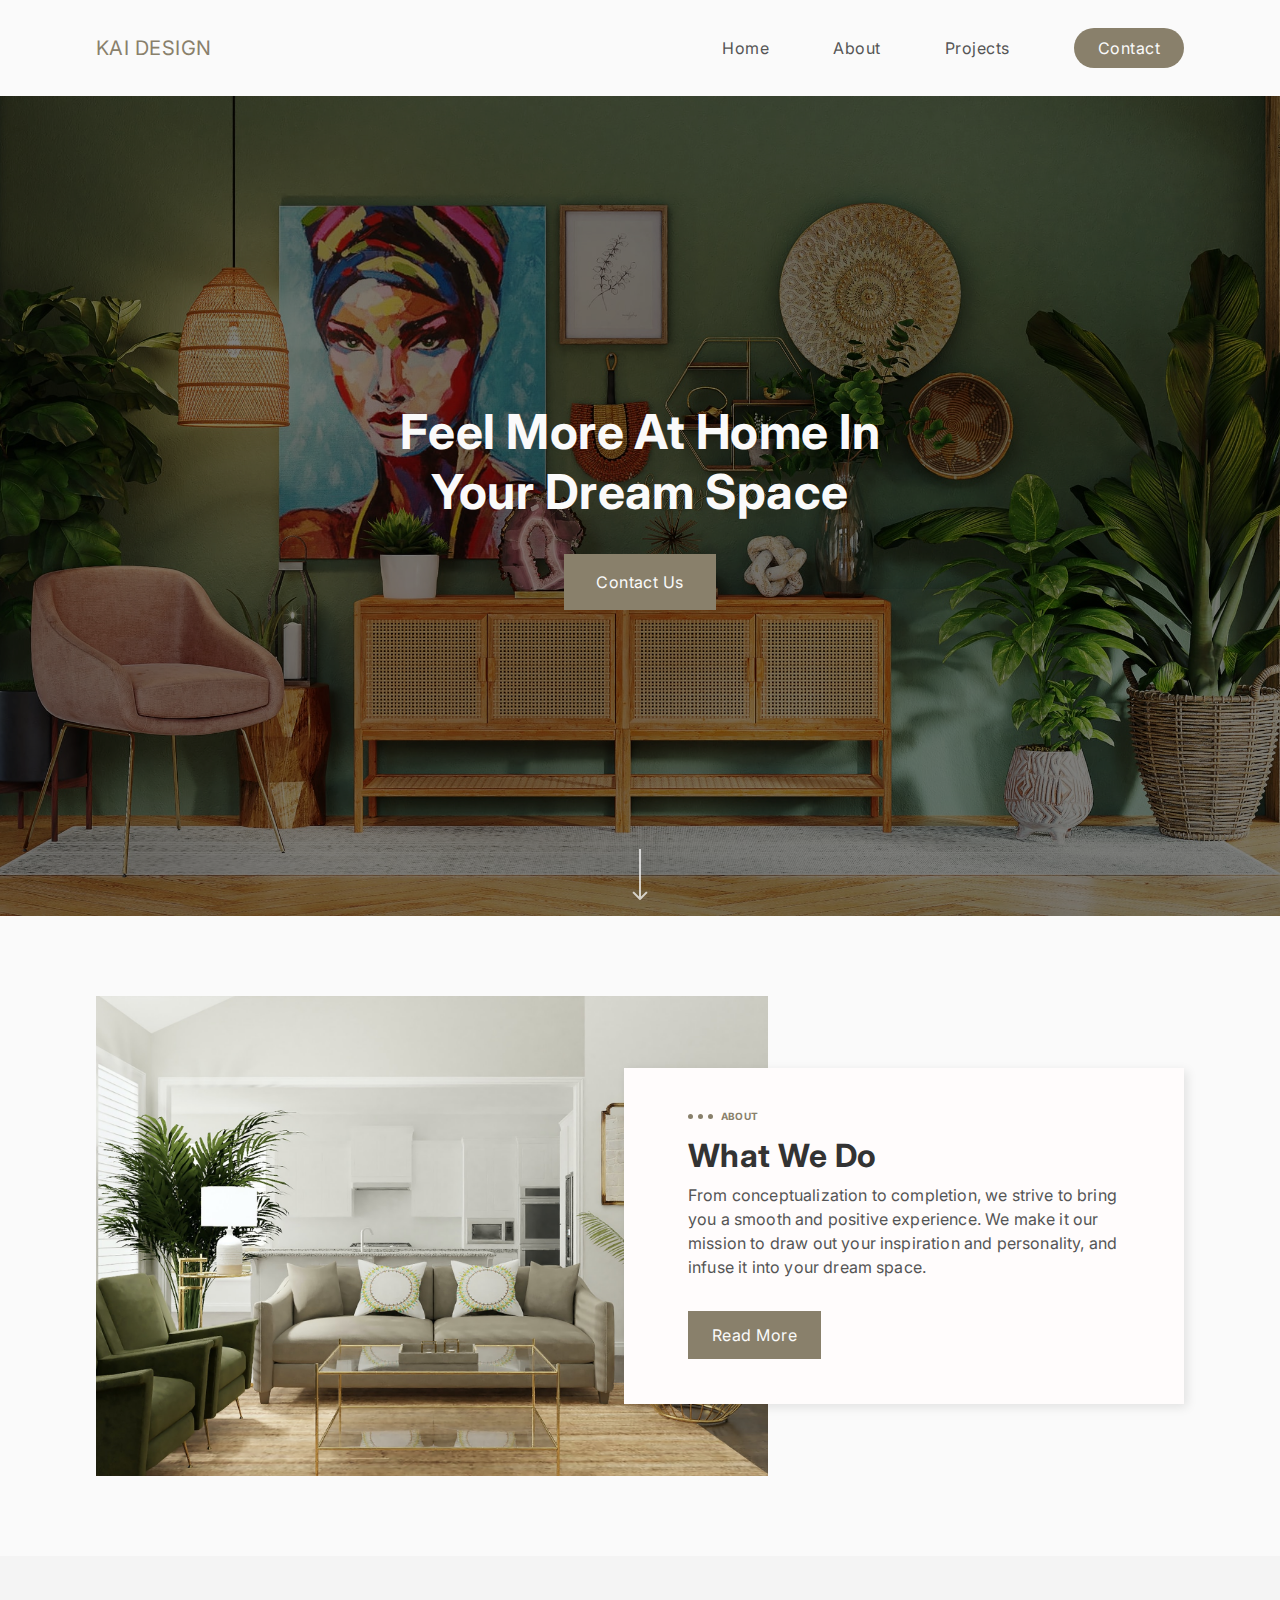
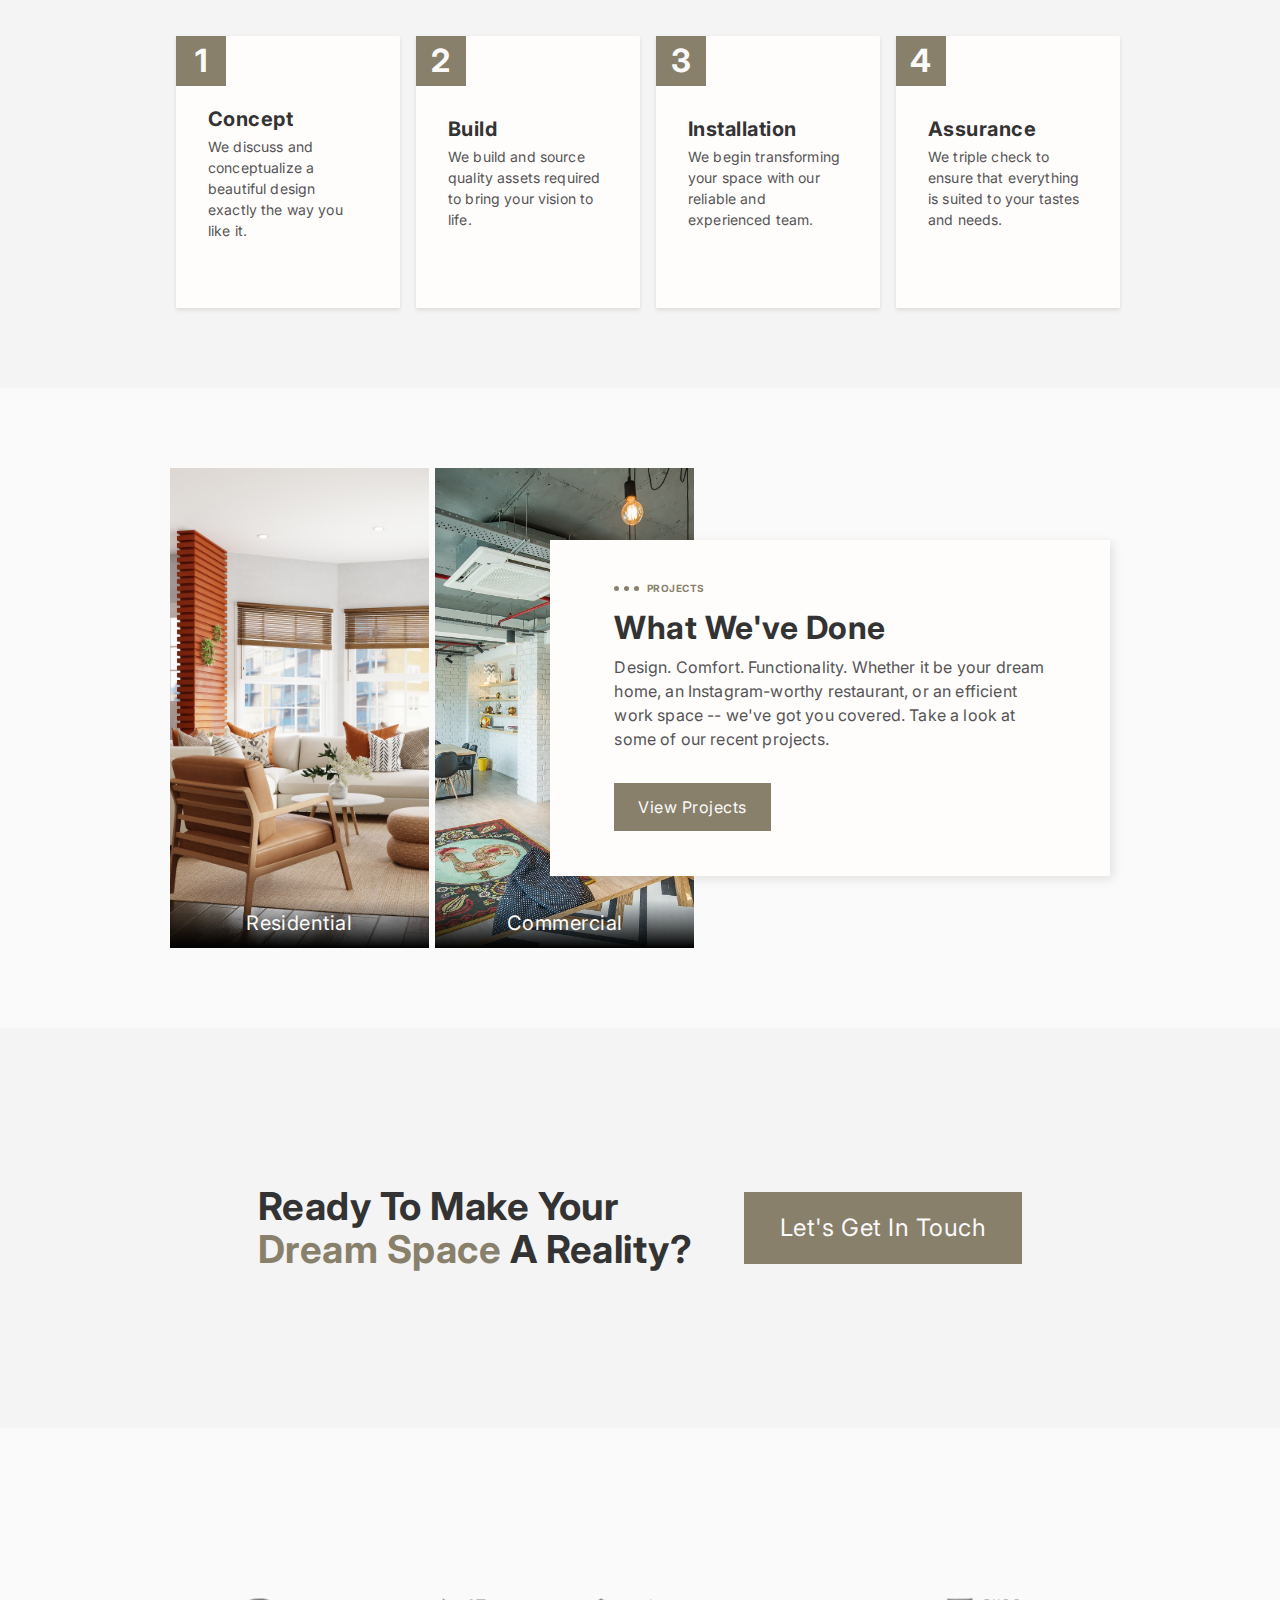
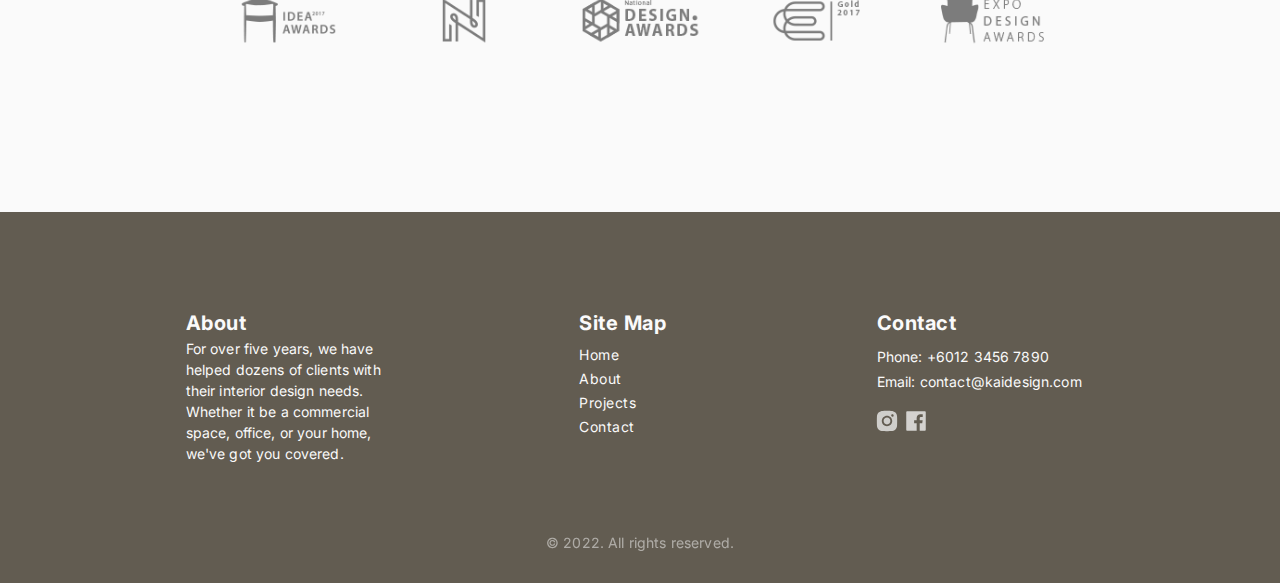
<file: index.html>
<!DOCTYPE html>
<html lang="en">

<head>
    <meta charset="UTF-8">
    <meta http-equiv="X-UA-Compatible" content="IE=edge">
    <meta name="viewport" content="width=device-width, initial-scale=1.0">
    <title>Kai Design</title>
    <link rel="stylesheet" href="style.css">
    <link rel="preconnect" href="https://fonts.googleapis.com">
    <link rel="preconnect" href="https://fonts.gstatic.com" crossorigin>
    <link href="https://fonts.googleapis.com/css2?family=Inter:wght@400;700&display=swap" rel="stylesheet">
    <script src="script.js" defer></script>
</head>

<body>
    <div class="wrapper">
        <header>
            <div class="container">
                <a href="index.html" class="logo">KAI DESIGN</a>
                <nav class="primary-nav">
                    <img class="close-menu" src="images/close.svg" alt="close menu icon">
                    <ul>
                        <li><a href="index.html">Home</a></li>
                        <li><a href="about.html">About</a></li>
                        <li><a href="projects.html">Projects</a></li>
                        <li><a href="contact.html" class="button button--secondary">Contact</a></li>
                    </ul>
                </nav>
                <img class="menu" src="images/menu.svg" alt="menu icon">
            </div>
        </header>

        <main>
            <section class="hero-section">
                <div class="container">
                    <h1 class="hero-section__title">Feel More At Home In<br>Your Dream Space</h1>
                    <a href="contact.html" class="button button--primary button--mobile">Contact Us</a>

                </div>
                <a href="#about-section" class="hero-section__arrow"><img src="images/arrow-down-long.svg" alt=""></a>
            </section>

            <section id="about-section" class="about-section">
                <div class="container">
                    <img src="images/living-room.jpg" alt="a modern living room" class="about-section__img">
                    <div class="about-section__left">
                        <h6 class="pre-title">ABOUT</h6>
                        <h2 class="about-section__title">What We Do</h2>
                        <p class="about-section__info">
                            From conceptualization to completion, we strive to bring you a smooth and positive
                            experience.
                            We
                            make it our mission to
                            draw out your inspiration and personality, and infuse it into your dream space.
                        </p>
                        <a href="about.html" class="button button--primary button--mobile">Read More</a>
                    </div>
                </div>
            </section>

            <section class="process-section">
                <div class="container">
                    <div class="card">
                        <div class="card__step">1</div>
                        <div class="card__inner">
                            <h5 class="card__title">Concept</h5>
                            <p class="card__info">
                                We discuss and conceptualize a beautiful design exactly the way you like it.
                            </p>
                        </div>
                    </div>
                    <div class="card">
                        <div class="card__step">2</div>
                        <div class="card__inner">
                            <h5 class="card__title">Build</h5>
                            <p class="card__info">
                                We build and source quality assets required to bring your vision to life.
                            </p>
                        </div>
                    </div>
                    <div class="card">
                        <div class="card__step">3</div>
                        <div class="card__inner">
                            <h5 class="card__title">Installation</h5>
                            <p class="card__info">
                                We begin transforming your space with our reliable and experienced team.
                            </p>
                        </div>
                    </div>
                    <div class="card">
                        <div class="card__step">4</div>
                        <div class="card__inner">
                            <h5 class="card__title">Assurance</h5>
                            <p class="card__info">
                                We triple check to ensure that everything is suited to your tastes and needs.
                            </p>
                        </div>
                    </div>
                </div>
            </section>

            <section class="projects-section">
                <div class="container">
                    <div class="projects-section__images">
                        <div class="projects-section__images--residential">
                            <h3>Residential</h3>
                        </div>

                        <div class="projects-section__images--commercial">
                            <h3>Commercial</h3>
                        </div>
                    </div>

                    <div class="projects-section__description">
                        <h6 class="pre-title">PROJECTS</h6>
                        <h2 class="projects-section__title">What We've Done</h2>
                        <p class="projects-section__info">
                            Design. Comfort. Functionality. Whether it be your dream home, an Instagram-worthy
                            restaurant, or an efficient work
                            space -- we&apos;ve got you covered. Take a look at some of our recent projects.
                        </p>
                        <a href="projects.html" class="button button--primary button--mobile">View Projects</a>
                    </div>
                </div>
            </section>

            <section class="cta-section">
                <div class="container">
                    <h1 class="cta-section__phrase">Ready To Make Your<br>
                        <span class="color-accent">Dream Space</span> A Reality?
                    </h1>
                    <a href="contact.html" class="button button--primary button--mobile cta-section__button">Let's Get
                        In Touch</a>
                </div>
            </section>

            <section class="awards-section">
                <div class="container">
                    <img src="images/award_01.png" alt="an award" class="awards-section__award">
                    <img src="images/award_02.png" alt="an award" class="awards-section__award">
                    <img src="images/award_03.png" alt="an award" class="awards-section__award">
                    <img src="images/award_04.png" alt="an award" class="awards-section__award">
                    <img src="images/award_05.png" alt="an award" class="awards-section__award">
                </div>
            </section>
        </main>

        <footer>
            <div class="container">
                <div class="footer-about">
                    <h3 class="footer__title">About</h3>
                    <p class="footer-about__info">
                        For over five years, we have helped dozens of clients with their interior
                        design needs. Whether it be a
                        commercial space, office, or your home, we&apos;ve got you covered.
                    </p>
                </div>

                <div class="footer-sitemap">
                    <h3 class="footer__title">Site Map</h3>
                    <ul class="footer-sitemap__links">
                        <li><a href="index.html">Home</a></li>
                        <li><a href="about.html">About</a></li>
                        <li><a href="projects.html">Projects</a></li>
                        <li><a href="contact.html">Contact</a></li>
                    </ul>
                </div>

                <div class="footer-contact">
                    <h3 class="footer__title">Contact</h3>
                    <p class="footer-contact__info">
                        Phone: +6012 3456 7890<br>
                        Email: contact@kaidesign.com
                    </p>
                    <a href="#">
                        <img src="images/instagram.svg" alt="instagram logo" class="footer-contact__ig">
                    </a>
                    <a href="#">
                        <img src="images/facebook.svg" alt="facebook logo" class="footer-contact__fb">
                    </a>
                </div>
            </div>

            <p class="footer-copyright">&copy; 2022. All rights reserved.</p>
        </footer>
    </div>
</body>

</html>
</file>
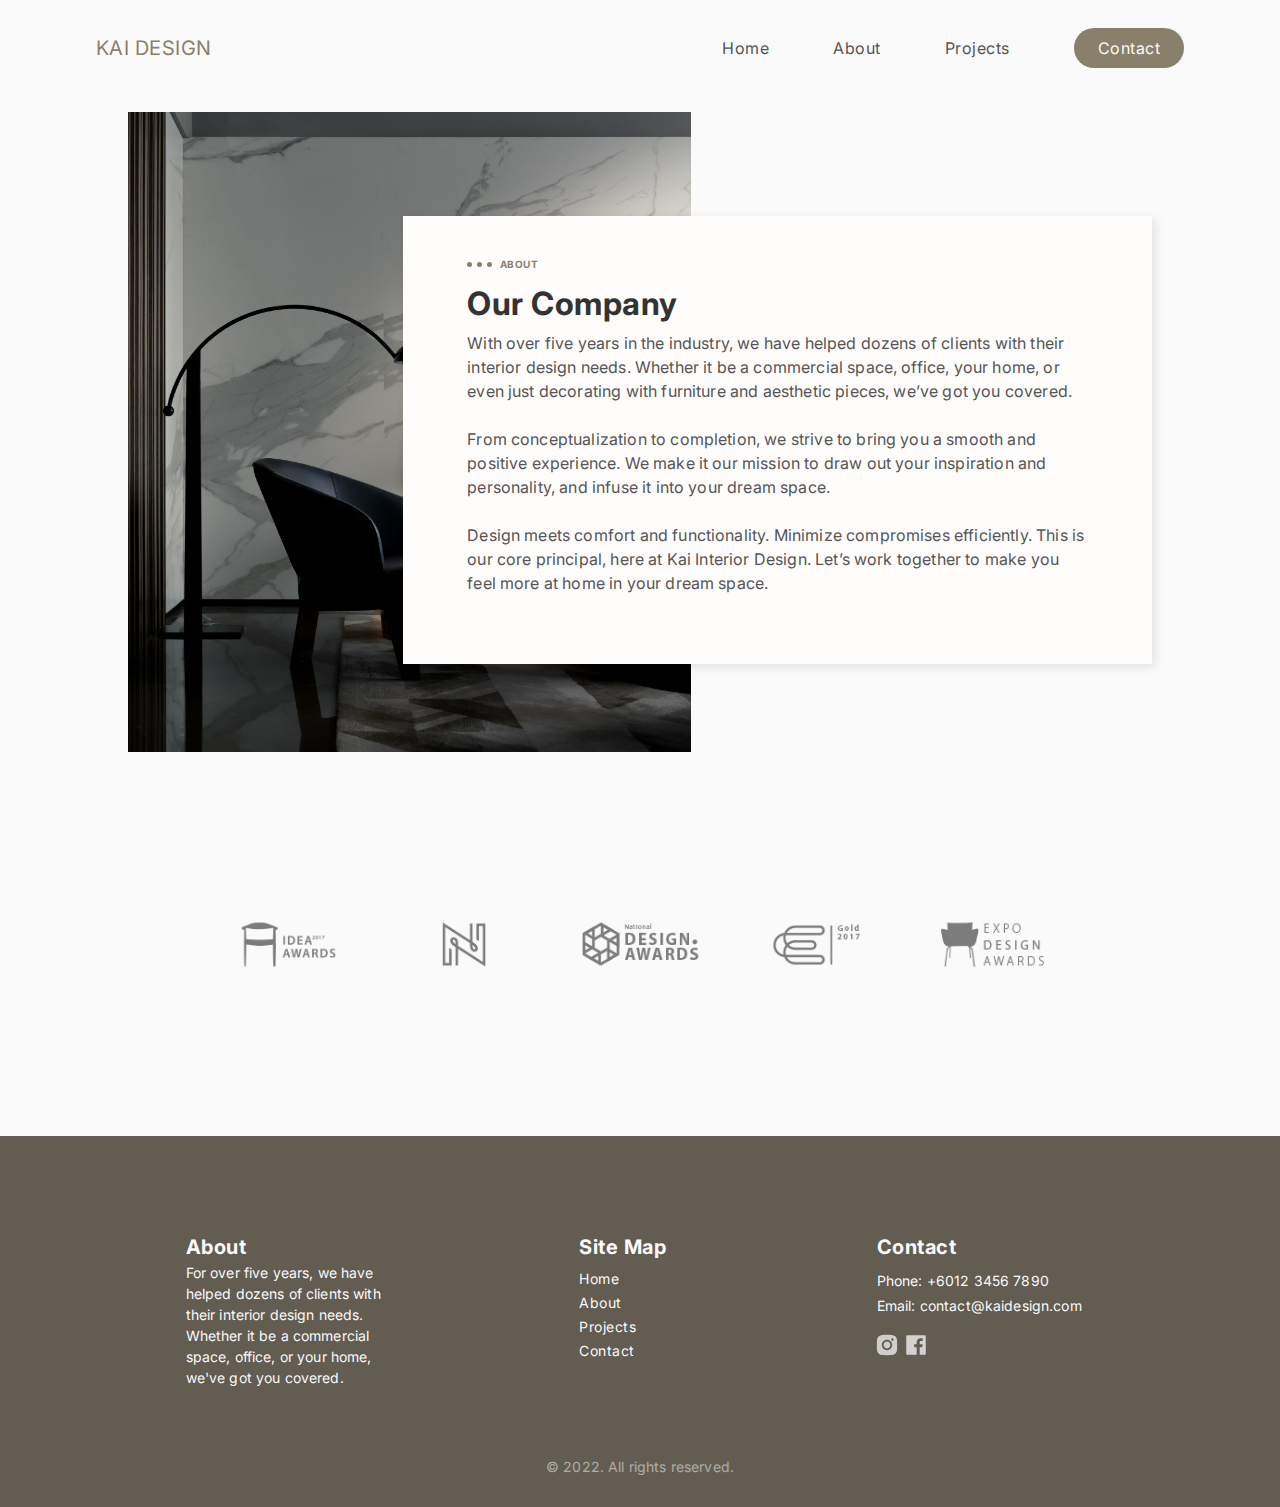
<file: about.html>
<!DOCTYPE html>
<html lang="en">

<head>
    <meta charset="UTF-8">
    <meta http-equiv="X-UA-Compatible" content="IE=edge">
    <meta name="viewport" content="width=device-width, initial-scale=1.0">
    <title>Kai Design</title>
    <link rel="stylesheet" href="style.css">
    <link rel="preconnect" href="https://fonts.googleapis.com">
    <link rel="preconnect" href="https://fonts.gstatic.com" crossorigin>
    <link href="https://fonts.googleapis.com/css2?family=Inter:wght@400;700&display=swap" rel="stylesheet">
    <script src="script.js" defer></script>
</head>

<body>
    <div class="wrapper">
        <header>
            <div class="container">
                <a href="index.html" class="logo">KAI DESIGN</a>
                <nav class="primary-nav">
                    <img class="close-menu" src="images/close.svg" alt="close menu icon">
                    <ul>
                        <li><a href="index.html">Home</a></li>
                        <li><a href="about.html">About</a></li>
                        <li><a href="projects.html">Projects</a></li>
                        <li><a href="contact.html" class="button button--secondary">Contact</a></li>
                    </ul>
                </nav>
                <img class="menu" src="images/menu.svg" alt="menu icon">
            </div>
        </header>

        <main>
            <article class="about-page">
                <div class="container">
                    <img src="images/about-page.jpg" alt="a modern living room" class="about-page__img">
                    <div class="about-page__left">
                        <h6 class="pre-title">ABOUT</h6>
                        <h2 class="about-page__title">Our Company</h2>
                        <p class="about-page__info">
                            With over five years in the industry, we have helped dozens of clients with their interior
                            design needs. Whether it be a
                            commercial space, office, your home, or even just decorating with furniture and aesthetic
                            pieces, we’ve got you
                            covered.<br>
                            <br>
                            From conceptualization to completion, we strive to bring you a smooth and positive
                            experience. We make it our mission to
                            draw out your inspiration and personality, and infuse it into your dream space.<br>
                            <br>
                            Design meets comfort and functionality. Minimize compromises efficiently. This is our core
                            principal, here at Kai
                            Interior Design. Let’s work together to make you feel more at home in your dream space.
                        </p>
                    </div>
                </div>
            </article>

            <section class="awards-section">
                <div class="container">
                    <img src="images/award_01.png" alt="an award" class="awards-section__award">
                    <img src="images/award_02.png" alt="an award" class="awards-section__award">
                    <img src="images/award_03.png" alt="an award" class="awards-section__award">
                    <img src="images/award_04.png" alt="an award" class="awards-section__award">
                    <img src="images/award_05.png" alt="an award" class="awards-section__award">
                </div>
            </section>
        </main>

        <footer>
            <div class="container">
                <div class="footer-about">
                    <h3 class="footer__title">About</h3>
                    <p class="footer-about__info">
                        For over five years, we have helped dozens of clients with their interior
                        design needs. Whether it be a
                        commercial space, office, or your home, we&apos;ve got you covered.
                    </p>
                </div>

                <div class="footer-sitemap">
                    <h3 class="footer__title">Site Map</h3>
                    <ul class="footer-sitemap__links">
                        <li><a href="index.html">Home</a></li>
                        <li><a href="about.html">About</a></li>
                        <li><a href="projects.html">Projects</a></li>
                        <li><a href="contact.html">Contact</a></li>
                    </ul>
                </div>

                <div class="footer-contact">
                    <h3 class="footer__title">Contact</h3>
                    <p class="footer-contact__info">
                        Phone: +6012 3456 7890<br>
                        Email: contact@kaidesign.com
                    </p>
                    <a href="#">
                        <img src="images/instagram.svg" alt="instagram logo" class="footer-contact__ig">
                    </a>
                    <a href="#">
                        <img src="images/facebook.svg" alt="facebook logo" class="footer-contact__fb">
                    </a>
                </div>
            </div>

            <p class="footer-copyright">&copy; 2022. All rights reserved.</p>
        </footer>
    </div>
</body>

</html>
</file>
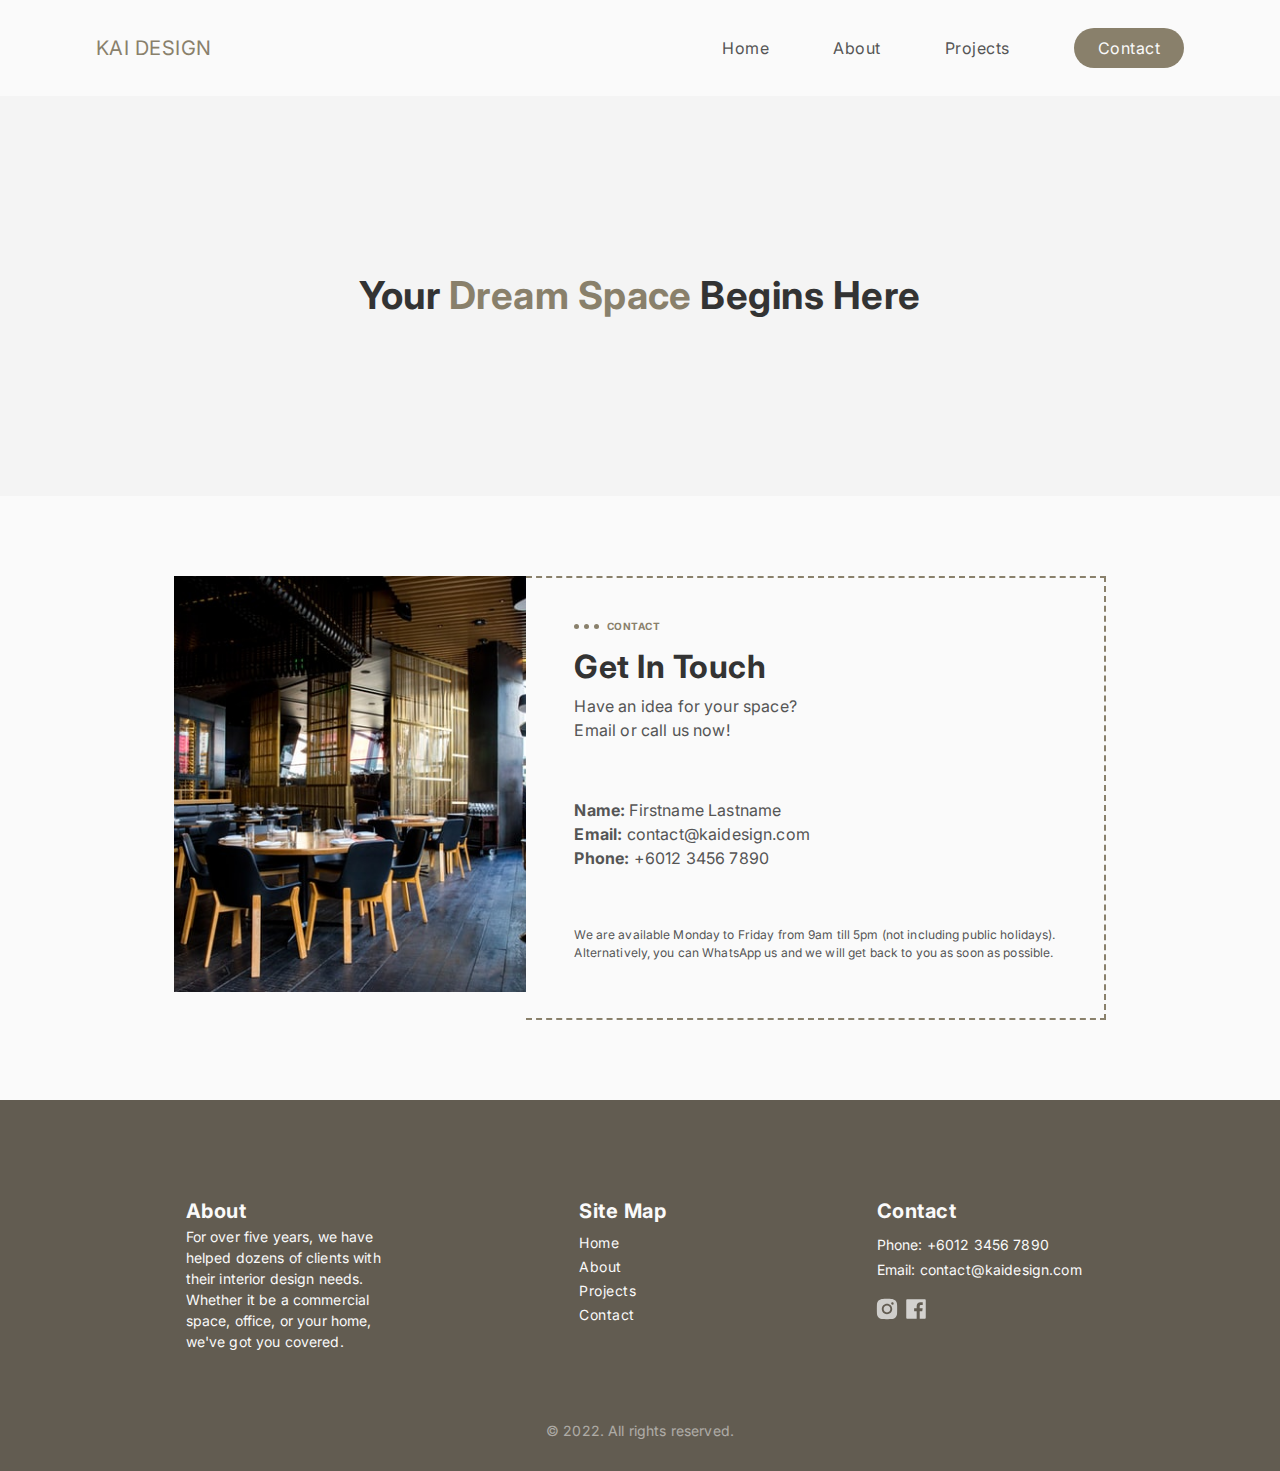
<file: contact.html>
<!DOCTYPE html>
<html lang="en">

<head>
    <meta charset="UTF-8">
    <meta http-equiv="X-UA-Compatible" content="IE=edge">
    <meta name="viewport" content="width=device-width, initial-scale=1.0">
    <title>Kai Design</title>
    <link rel="stylesheet" href="style.css">
    <link rel="preconnect" href="https://fonts.googleapis.com">
    <link rel="preconnect" href="https://fonts.gstatic.com" crossorigin>
    <link href="https://fonts.googleapis.com/css2?family=Inter:wght@400;700&display=swap" rel="stylesheet">
    <script src="script.js" defer></script>
</head>

<body>
    <div class="wrapper">
        <header>
            <div class="container">
                <a href="index.html" class="logo">KAI DESIGN</a>
                <nav class="primary-nav">
                    <img class="close-menu" src="images/close.svg" alt="close menu icon">
                    <ul>
                        <li><a href="index.html">Home</a></li>
                        <li><a href="about.html">About</a></li>
                        <li><a href="projects.html">Projects</a></li>
                        <li><a href="contact.html" class="button button--secondary">Contact</a></li>
                    </ul>
                </nav>
                <img class="menu" src="images/menu.svg" alt="menu icon">
            </div>
        </header>

        <main>
            <section class="cta-section">
                <div class="container">
                    <h1 class="cta-section__phrase">Your
                        <span class="color-accent">Dream Space</span> Begins Here
                    </h1>
                </div>
            </section>

            <article class="contact-page">
                <img src="images/commercial_01.jpg" alt="" class="contact-page__img">
                <div class="container">
                    <h6 class="pre-title">CONTACT</h6>
                    <h2 class="contact-page__title">Get In Touch</h2>
                    <p class="contact-page__info">
                        Have an idea for your space?<br>Email or call us now!
                    </p><br>
                    <p class="contact-page__info">
                        <b>Name:</b> Firstname Lastname<br>
                        <b>Email:</b> contact@kaidesign.com<br>
                        <b>Phone:</b> +6012 3456 7890
                    </p><br>
                    <p class="contact-page__info availability">
                        We are available Monday to Friday from 9am till 5pm (not including public holidays).<br>
                        Alternatively, you can WhatsApp us and we
                        will get back to you as soon as possible.
                    </p><br>
                </div>
            </article>
        </main>

        <footer>
            <div class="container">
                <div class="footer-about">
                    <h3 class="footer__title">About</h3>
                    <p class="footer-about__info">
                        For over five years, we have helped dozens of clients with their interior
                        design needs. Whether it be a
                        commercial space, office, or your home, we&apos;ve got you covered.
                    </p>
                </div>

                <div class="footer-sitemap">
                    <h3 class="footer__title">Site Map</h3>
                    <ul class="footer-sitemap__links">
                        <li><a href="index.html">Home</a></li>
                        <li><a href="about.html">About</a></li>
                        <li><a href="projects.html">Projects</a></li>
                        <li><a href="contact.html">Contact</a></li>
                    </ul>
                </div>

                <div class="footer-contact">
                    <h3 class="footer__title">Contact</h3>
                    <p class="footer-contact__info">
                        Phone: +6012 3456 7890<br>
                        Email: contact@kaidesign.com
                    </p>
                    <a href="#">
                        <img src="images/instagram.svg" alt="instagram logo" class="footer-contact__ig">
                    </a>
                    <a href="#">
                        <img src="images/facebook.svg" alt="facebook logo" class="footer-contact__fb">
                    </a>
                </div>
            </div>

            <p class="footer-copyright">&copy; 2022. All rights reserved.</p>
        </footer>
    </div>
</body>

</html>
</file>
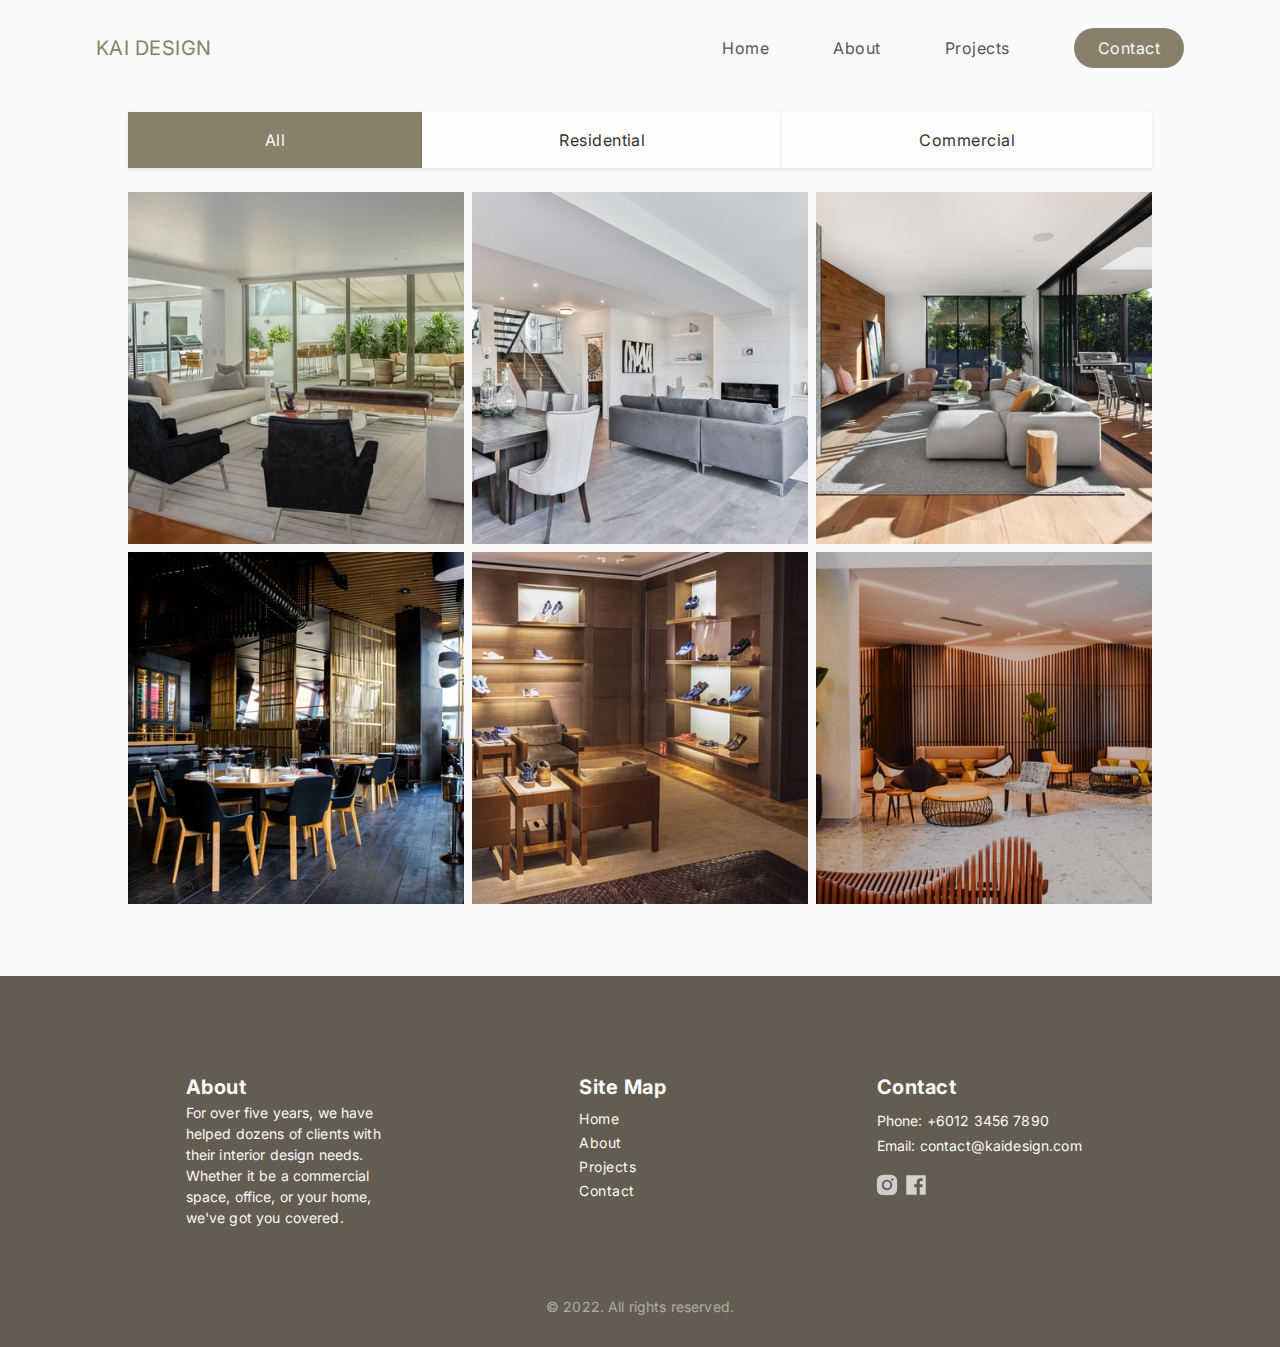
<file: projects.html>
<!DOCTYPE html>
<html lang="en">

<head>
    <meta charset="UTF-8">
    <meta http-equiv="X-UA-Compatible" content="IE=edge">
    <meta name="viewport" content="width=device-width, initial-scale=1.0">
    <title>Kai Design</title>
    <link rel="stylesheet" href="style.css">
    <link rel="preconnect" href="https://fonts.googleapis.com">
    <link rel="preconnect" href="https://fonts.gstatic.com" crossorigin>
    <link href="https://fonts.googleapis.com/css2?family=Inter:wght@400;700&display=swap" rel="stylesheet">
    <script src="script.js" defer></script>
</head>

<body>
    <div class="wrapper">
        <header>
            <div class="container">
                <a href="index.html" class="logo">KAI DESIGN</a>
                <nav class="primary-nav">
                    <img class="close-menu" src="images/close.svg" alt="close menu icon">
                    <ul>
                        <li><a href="index.html">Home</a></li>
                        <li><a href="about.html">About</a></li>
                        <li><a href="projects.html">Projects</a></li>
                        <li><a href="contact.html" class="button button--secondary">Contact</a></li>
                    </ul>
                </nav>
                <img class="menu" src="images/menu.svg" alt="menu icon">
            </div>
        </header>

        <main>
            <section class="gallery">
                <div class="container">
                    <input type="radio" id="all" name="projects-filter" checked>
                    <input type="radio" id="residential" name="projects-filter">
                    <input type="radio" id="commercial" name="projects-filter">

                    <label for="all" class="filter-item all checked">All</label>
                    <label for="residential" class="filter-item residential">Residential</label>
                    <label for="commercial" class="filter-item commercial">Commercial</label>

                    <div class="images">
                        <img src="images/residential_01.jpg" alt="" class="residential">
                        <img src="images/residential_02.jpg" alt="" class="residential">
                        <img src="images/residential_03.jpg" alt="" class="residential">
                        <img src="images/commercial_01.jpg" alt="" class="commercial">
                        <img src="images/commercial_02.jpg" alt="" class="commercial">
                        <img src="images/commercial_03.jpg" alt="" class="commercial">
                    </div>
                </div>
            </section>
        </main>

        <footer>
            <div class="container">
                <div class="footer-about">
                    <h3 class="footer__title">About</h3>
                    <p class="footer-about__info">
                        For over five years, we have helped dozens of clients with their interior
                        design needs. Whether it be a
                        commercial space, office, or your home, we&apos;ve got you covered.
                    </p>
                </div>

                <div class="footer-sitemap">
                    <h3 class="footer__title">Site Map</h3>
                    <ul class="footer-sitemap__links">
                        <li><a href="index.html">Home</a></li>
                        <li><a href="about.html">About</a></li>
                        <li><a href="projects.html">Projects</a></li>
                        <li><a href="contact.html">Contact</a></li>
                    </ul>
                </div>

                <div class="footer-contact">
                    <h3 class="footer__title">Contact</h3>
                    <p class="footer-contact__info">
                        Phone: +6012 3456 7890<br>
                        Email: contact@kaidesign.com
                    </p>
                    <a href="#">
                        <img src="images/instagram.svg" alt="instagram logo" class="footer-contact__ig">
                    </a>
                    <a href="#">
                        <img src="images/facebook.svg" alt="facebook logo" class="footer-contact__fb">
                    </a>
                </div>
            </div>

            <p class="footer-copyright">&copy; 2022. All rights reserved.</p>
        </footer>
    </div>
</body>

</html>
</file>
<file: style.css>
/* Custom properties */
:root {
  --color-primary-400: #89806b;
  --color-primary-600: #625c51;

  --color-neutral-000: #fffcfc;
  --color-neutral-100: #fafafa;
  --color-neutral-200: #f4f4f4;
  --color-neutral-400: #555555;
  --color-neutral-600: #333333;

  --ff-primary: 'Inter', sans-serif;

  --fs-200: 0.5rem; /* 8px */
  --fs-250: 0.625rem; /* 10px */
  --fs-300: 0.75rem; /* 12px */
  --fs-350: 0.875rem; /* 14px */
  --fs-400: 1rem; /* 16px */
  --fs-500: 1.25rem; /* 20px */
  --fs-550: 1.5rem; /* 24px */
  --fs-600: 2rem; /* 32px */
  --fs-700: 2.25rem; /* 36px */
  --fs-800: 3rem; /* 48px */
}

/* Box sizing rules */
*,
*::before,
*::after {
  box-sizing: border-box;
}

/* Remove default margin */
body,
h1,
h2,
h3,
h4,
h5,
h6,
p,
figure,
blockquote,
dl,
dd {
  margin: 0;
}

/* Remove list styles on ul, ol elements with a list role, which suggests default styling will be removed */
ul[role='list'],
ol[role='list'] {
  list-style: none;
}

/* Set core root defaults */
html {
  scroll-behavior: smooth;
}

/* Set core body defaults */
body {
  min-height: 100vh;
  text-rendering: optimizeSpeed;
  line-height: 1.5;
}

/* Sticks footer to bottom of page */
.wrapper {
  min-height: 100vh;
  display: flex;
  flex-direction: column;
}

main {
  flex-grow: 1;
}

/* A elements that don't have a class get default styles */
a:not([class]) {
  text-decoration-skip-ink: auto;
}

/* Make images easier to work with */
img,
picture {
  max-width: 100%;
  display: block;
}

/* Inherit fonts for inputs and buttons */
input,
button,
textarea,
select {
  font: inherit;
}

/* Remove all animations, transitions and smooth scroll for people that prefer not to see them */
@media (prefers-reduced-motion: reduce) {
  html:focus-within {
    scroll-behavior: auto;
  }

  *,
  *::before,
  *::after {
    animation-duration: 0.01ms !important;
    animation-iteration-count: 1 !important;
    transition-duration: 0.01ms !important;
    scroll-behavior: auto !important;
  }
}

/* General styling */
body {
  background-color: var(--color-neutral-100);
  font-family: var(--ff-primary);
  color: var(--color-neutral-600);
  letter-spacing: 0.03em;
}

.button {
  color: var(--color-neutral-100);
  background-color: var(--color-primary-400);
  text-decoration: none;
  padding: 1rem 2rem;
  display: inline-block;
}

.button:hover {
  background-color: var(--color-primary-600);
}

.button--mobile {
  font-size: clamp(var(--fs-300), 3vw, var(--fs-400));
  margin-top: 2em;
}

.button--secondary {
  border-radius: 50px;
}

h1 {
  line-height: 2.75rem;
}

h6 {
  font-size: var(--fs-250);
}

p {
  color: var(--color-neutral-400);
  letter-spacing: 0.01em;
  line-height: 150%;
}

.color-accent {
  color: var(--color-primary-400);
}

/* Mobile layout */
header {
  background-color: var(--color-neutral-100);
  position: sticky;
  top: 0;
  z-index: 1;
}

header > .container,
section > .container,
article > .container,
footer > .container {
  padding-inline: clamp(1.5em, 10vw, 8em);
}

header > .container {
  display: flex;
  justify-content: space-between;
  place-items: center;
}

.hero-section {
  height: calc(100vh - 4em);
  display: grid;
  place-content: center;
  background-image: url(images/hero.jpg);
  background-size: cover;
  background-position: center;
}

.hero-section__arrow {
  position: absolute;
  bottom: 1em;
  left: 50%;
  transform: translateX(-50%);
  animation: bounce 1.5s ease-in infinite;
  animation-direction: alternate;
  opacity: 75%;
}

@keyframes bounce {
  from {
    bottom: 2em;
  }
  to {
    bottom: 1em;
  }
}

.projects-section__images {
  display: flex;
  justify-content: space-between;
  gap: 0.4em;
}

.projects-section__images--residential,
.projects-section__images--commercial {
  width: 50%;
  height: clamp(12em, 45vw, 20em);
}

.projects-section__images--residential {
  background-image: url(images/residential.jpg);
  background-size: cover;
  background-position: center;
}

.projects-section__images--commercial {
  background-image: url(images/commercial.jpg);
  background-size: cover;
  background-position: center;
}

.awards-section > .container {
  display: flex;
  place-content: center;
}

footer > .container {
  display: flex;
}

.footer-about {
  display: none;
}

.footer-sitemap,
.footer-contact {
  width: 50%;
}

.footer-copyright {
  text-align: center;
}

/* Desktop layout */
@media (min-width: 48em) {
  header > .container,
  section > .container,
  footer > .container {
    padding-inline: 6em;
  }

  .about-section > .container {
    display: flex;
  }

  .about-section__img,
  .projects-section__images {
    min-width: 60%;
  }

  .about-section__img {
    object-fit: cover;
  }

  .process-section > .container {
    display: flex;
  }

  .projects-section > .container {
    display: flex;
  }

  .about-section__img,
  .projects-section__images--residential,
  .projects-section__images--commercial {
    height: 30em; /* set minmax */
  }

  .awards-section > .container {
    display: flex;
  }

  .footer-about {
    display: block;
  }

  .footer-about,
  .footer-contact {
    max-width: 40%;
  }

  .footer-sitemap {
    width: 20%;
  }
}

/* Mobile styling */

/* Header */
header > .container {
  height: clamp(3em, 12vw, 4em);
}

.logo {
  color: var(--color-primary-400);
  font-size: clamp(var(--fs-300), 3vw, var(--fs-400));
  text-decoration: none;
  cursor: pointer;
  white-space: nowrap;
}

.primary-nav {
  background-color: var(--color-primary-600);
  position: fixed;
  top: 0;
  right: 0;
  width: 70%;
  height: 100vh;
  padding-top: 3em;
  z-index: 2;
  transform: translateX(100%);
  transition: transform 0.25s ease-in-out;
}

.close-menu {
  position: absolute;
  top: 1em;
  right: 1.5em;
  cursor: pointer;
}

.menu {
  cursor: pointer;
}

.open-menu {
  transform: translateX(0%);
}

.menu-arrow {
  display: inline-block;
}

.primary-nav ul {
  display: flex;
  flex-direction: column;
  list-style-type: none;
  margin: 0;
  padding-inline: 2em;
}

.primary-nav a {
  color: var(--color-neutral-100);
  text-decoration: none;
  display: block;
  padding: 1em 2.5em;
}

.primary-nav a:hover {
  background-color: var(--color-primary-400);
}

.primary-nav .button {
  background-color: var(--color-primary-600);
  border-radius: 0;
}

/* Hero section */
.hero-section {
  position: relative;
  height: calc(100vh - 3em);
}

.hero-section::before {
  content: '';
  background-color: black;
  position: absolute;
  filter: opacity(50%);
  top: 0;
  width: 100%;
  height: calc(100vh - 3em);
}

.hero-section > .container {
  z-index: 0;
}

.hero-section__title {
  font-size: clamp(var(--fs-700), 11vw, var(--fs-800));
  color: var(--color-neutral-100);
  line-height: 1.25em;
}

/* About section */
.about-section,
.process-section,
.projects-section,
.cta-section,
.awards-section {
  padding-block: clamp(3em, 12vw, 5em);
}

.about-page__img {
  width: 100%;
  min-height: clamp(11em, 50vw, 20em);
  object-fit: cover;
  object-position: 40% 75%;
}

.pre-title {
  color: var(--color-primary-400);
  font-size: var(--fs-250);
  margin: 2.5em 0 0.5em;
}

.pre-title::before {
  content: url(images/dots.svg);
  position: relative;
  margin-right: 0.75em;
  bottom: 1px;
}

.about-section__title,
.projects-section__title,
.about-page__title,
.projects-page__title,
.contact-page__title {
  font-size: clamp(var(--fs-500), 5vw, var(--fs-600));
  padding-block: 0.1em;
}

.about-section__info,
.projects-section__info,
.about-page__info,
.projects-page__info,
.contact-page__info {
  font-size: clamp(var(--fs-300), 3vw, var(--fs-400));
}

.about-section .button,
.projects-section .button {
  width: 100%;
  text-align: center;
}

/* Process section */
.process-section,
.cta-section {
  background-color: var(--color-neutral-200);
}

.process-section .container {
  display: grid;
  gap: 1.25em;
}

.card {
  background-color: var(--color-neutral-000);
  box-shadow: 0 2px 4px rgba(0, 0, 0, 0.1);
  min-height: 8em;
}

.card__step {
  position: absolute;
  color: var(--color-neutral-100);
  background-color: var(--color-primary-400);
  font-size: var(--fs-400);
  font-weight: bold;
  width: 30px;
  height: 30px;
  display: grid;
  place-items: center;
}

.card__inner {
  padding: 1em 3em;
  display: grid;
  align-content: center;
  height: 100%;
}

.card__title {
  font-size: clamp(var(--fs-400), 4vw, var(--fs-500));
  margin-bottom: 0.1em;
}

.card__info {
  font-size: clamp(var(--fs-300), 3vw, var(--fs-400));
}

/* Projects section */
.projects-section__images--residential,
.projects-section__images--commercial {
  position: relative;
  display: grid;
  align-items: end;
}

.projects-section__images--residential::before,
.projects-section__images--commercial::before {
  content: '';
  background-image: linear-gradient(to bottom, rgba(0, 0, 0, 0), rgba(0, 0, 0, 1));
  position: absolute;
  bottom: 0;
  width: 100%;
  height: 3em;
}

.projects-section__images h3 {
  color: var(--color-neutral-100);
  font-size: clamp(var(--fs-400), 3vw, var(--fs-500));
  font-weight: normal;
  text-align: center;
  z-index: 0;
  margin-bottom: 0.5em;
}

/* CTA section */
.cta-section > .container {
  width: 100%;
  min-width: min(19em, 30em);
}

.cta-section__phrase {
  font-size: var(--fs-700);
}

.cta-section .color-accent {
  white-space: nowrap;
}

/* Awards section */
.awards-section {
  padding-block: 2em;
}

.awards-section > .container {
  display: grid;
  grid-template-columns: 1fr 1fr 1fr;
  place-items: center;
}

.awards-section__award {
  width: clamp(5.25em, 16vw, 8em);
  padding-block: 1em;
}

/* Footer */
footer {
  background-color: var(--color-primary-600);
  padding-bottom: 1em;
}

footer > .container {
  padding-block: 2em;
}

.footer__title {
  font-size: var(--fs-300);
  color: var(--color-neutral-100);
}

footer p,
footer a {
  font-size: var(--fs-250);
  color: var(--color-neutral-100);
  line-height: 1.5em;
}

footer ul {
  list-style-type: none;
  margin: 0;
  padding: 0;
  line-height: 0.75em;
  padding-top: 0.25em;
}

footer a {
  text-decoration: none;
}

footer a:hover {
  font-weight: bold;
}

.footer-contact__info {
  padding-top: 0.5em;
  line-height: 1.75em;
  white-space: nowrap;
}

.footer-contact a {
  display: inline-block;
  padding-top: 1em;
  margin-left: -1px;
  opacity: 75%;
}

.footer-contact a:hover {
  opacity: 100%;
}

.footer-copyright {
  font-size: var(--fs-200);
  color: var(--color-neutral-100);
  opacity: 50%;
}

/* Projects Page */
.gallery input {
  display: none;
}

.gallery .container {
  text-align: center;
  display: grid;
  grid-template-areas:
    '. . .'
    'image image image';
}

.gallery .images {
  grid-area: image;
  margin-bottom: 1.5em;
}

.filter-item {
  font-size: var(--fs-300);
  cursor: pointer;
  background-color: var(--color-neutral-000);
  box-shadow: 0px 2px 4px rgba(0, 0, 0, 0.1);
  padding: 1em;
  margin-bottom: 1.5em;
}

.images img {
  padding-bottom: 0.5em;
}

#residential:checked ~ .images > img:not([class*='residential']),
#commercial:checked ~ .images > img:not([class*='commercial']) {
  display: none;
}

#all:checked ~ .all,
#residential:checked ~ .residential,
#commercial:checked ~ .commercial {
  background-color: var(--color-primary-400);
  color: var(--color-neutral-100);
}

/* Contact Page */
.contact-page__img {
  width: 100%;
  height: 15em;
  object-fit: cover;
}

.contact-page .container {
  margin-block: 2em 1em;
}

.availability {
  font-size: var(--fs-300);
}

/* Desktop design */

@media (min-width: 48em) {
  header {
    z-index: 2;
  }

  header > .container {
    height: 6em;
  }

  .logo {
    font-size: var(--fs-500);
  }

  .primary-nav {
    background-color: inherit;
    transform: translateX(0%);
    position: unset;
    width: 100%;
    height: inherit;
    padding-top: inherit;
  }

  .menu,
  .close-menu {
    display: none;
  }

  .primary-nav ul {
    flex-direction: row;
    justify-content: flex-end;
    height: 6em;
    align-items: center;
    gap: clamp(2.5em, 5vw, 4em);
    padding-inline: inherit;
  }

  .primary-nav a {
    color: var(--color-neutral-400);
    padding: 0;
  }

  .primary-nav a:hover {
    background-color: inherit;
    text-decoration: underline;
  }

  .primary-nav .button {
    background-color: var(--color-primary-400);
    color: var(--color-neutral-100);
    border-radius: 50px;
    padding: 0.5em 1.5em;
  }

  .primary-nav .button:hover {
    background-color: var(--color-primary-600);
    font-weight: normal;
    text-decoration: none;
  }

  .hero-section {
    height: calc(100vh - 5em);
  }

  .hero-section::before {
    height: calc(100vh - 5em);
  }

  .hero-section > .container {
    text-align: center;
  }

  .about-section .container,
  .projects-section .container {
    position: relative;
    place-content: center;
  }

  .about-section__left,
  .projects-section__description,
  .about-page__left {
    background-color: var(--color-neutral-000);
    max-width: 35em;
    padding: 1em 4em 3em;
    box-shadow: 3px 3px 10px rgba(0, 0, 0, 0.1);
    height: 21em;
    margin-left: -22em;
    margin-top: 4.5em;
    z-index: 1;
  }

  .about-section__img,
  .projects-section__images {
    min-width: 25em;
    max-width: 45em;
  }

  .about-section .button,
  .projects-section .button {
    width: inherit;
    padding: 0.75em 1.5em;
  }

  .process-section .container {
    grid-template-columns: 1fr 1fr;
    place-items: center;
    gap: 2em;
    width: 49em;
    margin: auto;
  }

  .card {
    max-width: 17em;
    height: 17em;
  }

  .card__step {
    font-size: var(--fs-600);
    width: 50px;
    height: 50px;
  }

  .card__inner {
    padding: 1em 2em;
  }

  .card__info {
    font-size: var(--fs-350);
  }

  .projects-section__description {
    margin-left: -21.5em;
  }

  .cta-section > .container {
    display: flex;
    place-items: center;
    place-content: center;
    gap: clamp(3em, 4vw, 5em);
    height: 15em;
  }

  .cta-section__button {
    margin-top: 0;
    font-size: clamp(var(--fs-500), 2vw, var(--fs-550));
    white-space: nowrap;
    display: flex;
    align-items: center;
    padding: 1em 1.5em;
    max-height: 3em;
  }

  .cta-section__phrase {
    font-size: clamp(var(--fs-600), 3vw, var(--fs-800));
    max-width: 90%;
    line-height: 1.125em;
  }

  .awards-section > .container {
    display: flex;
    height: 20em;
  }

  .awards-section__award {
    width: clamp(8em, 15vw, 11em);
  }

  footer > .container {
    gap: 5em;
    justify-content: center;
    align-items: center;
    height: 20em;
    padding-top: 6em;
  }

  .footer-about {
    display: none;
  }

  .footer-about,
  .footer-sitemap,
  .footer-contact {
    max-width: 20%;
    height: 12em;
  }

  .footer-sitemap__links {
    line-height: 1.5em;
  }

  .footer__title {
    font-size: var(--fs-500);
  }

  footer p,
  footer a {
    font-size: var(--fs-350);
  }

  .footer-contact__ig,
  .footer-contact__fb {
    width: 2em;
    margin-left: -2px;
  }

  .footer-copyright {
    font-size: var(--fs-350);
    padding-bottom: 1em;
  }

  /* About Page */
  .about-page__img {
    min-width: 55%;
    height: 40em;
  }

  .about-page .container {
    display: flex;
    margin-top: 1em;
  }

  .about-page__left {
    max-width: 50em;
    margin-left: clamp(-18em, -50vw, -6em);
    height: 28em;
    margin-top: 6.5em;
  }

  .about-page__info {
    font-size: clamp(var(--fs-350), 1.25vw, var(--fs-400));
  }

  /* Projects Page */
  .gallery .container {
    width: 95%;
    margin: auto;
    margin-bottom: 3em;
  }

  .filter-item {
    font-size: var(--fs-400);
    margin-top: 1em;
  }

  .images {
    display: grid;
    grid-template-areas: '. .';
    gap: 0.5em;
  }

  .images img {
    height: 22em;
    width: 32em;
    object-fit: cover;
    padding: 0;
  }

  /* Contact Page */
  .contact-page {
    display: flex;
    justify-content: center;
    padding: 5em 6em;
  }

  .contact-page__img {
    display: none;
  }

  .contact-page .container {
    display: grid;
    gap: 1em;
    padding-block: 1em;
    padding-inline: 3em;
    margin-block: inherit;
  }

  .contact-page .pre-title {
    margin-bottom: -1em;
  }

  .contact-page__title {
    margin-bottom: -0.5em;
  }
}

@media (min-width: 70em) {
  .about-section__left {
    margin-left: -6em;
  }

  .about-section__left,
  .projects-section__description {
    margin-left: -9em;
  }

  .process-section .container {
    grid-template-columns: 1fr 1fr 1fr 1fr;
    gap: 1em;
    width: clamp(70em, 73vw, 85em);
  }

  .card {
    width: clamp(14em, 15vw, 17em);
  }

  .projects-section__images {
    min-width: clamp(25em, 41vw, 45em);
  }

  .footer-about {
    display: block;
  }

  .footer-sitemap {
    margin-left: 6em;
  }

  /* Contact Page */
  .contact-page__img {
    display: block;
    width: 22em;
    height: 26em;
    object-fit: cover;
  }

  .contact-page .container {
    border: 2px dashed var(--color-primary-400);
    border-left: inherit;
  }

  /* Projects Page */
  .images {
    grid-template-areas: '. . .';
  }
}
</file>
